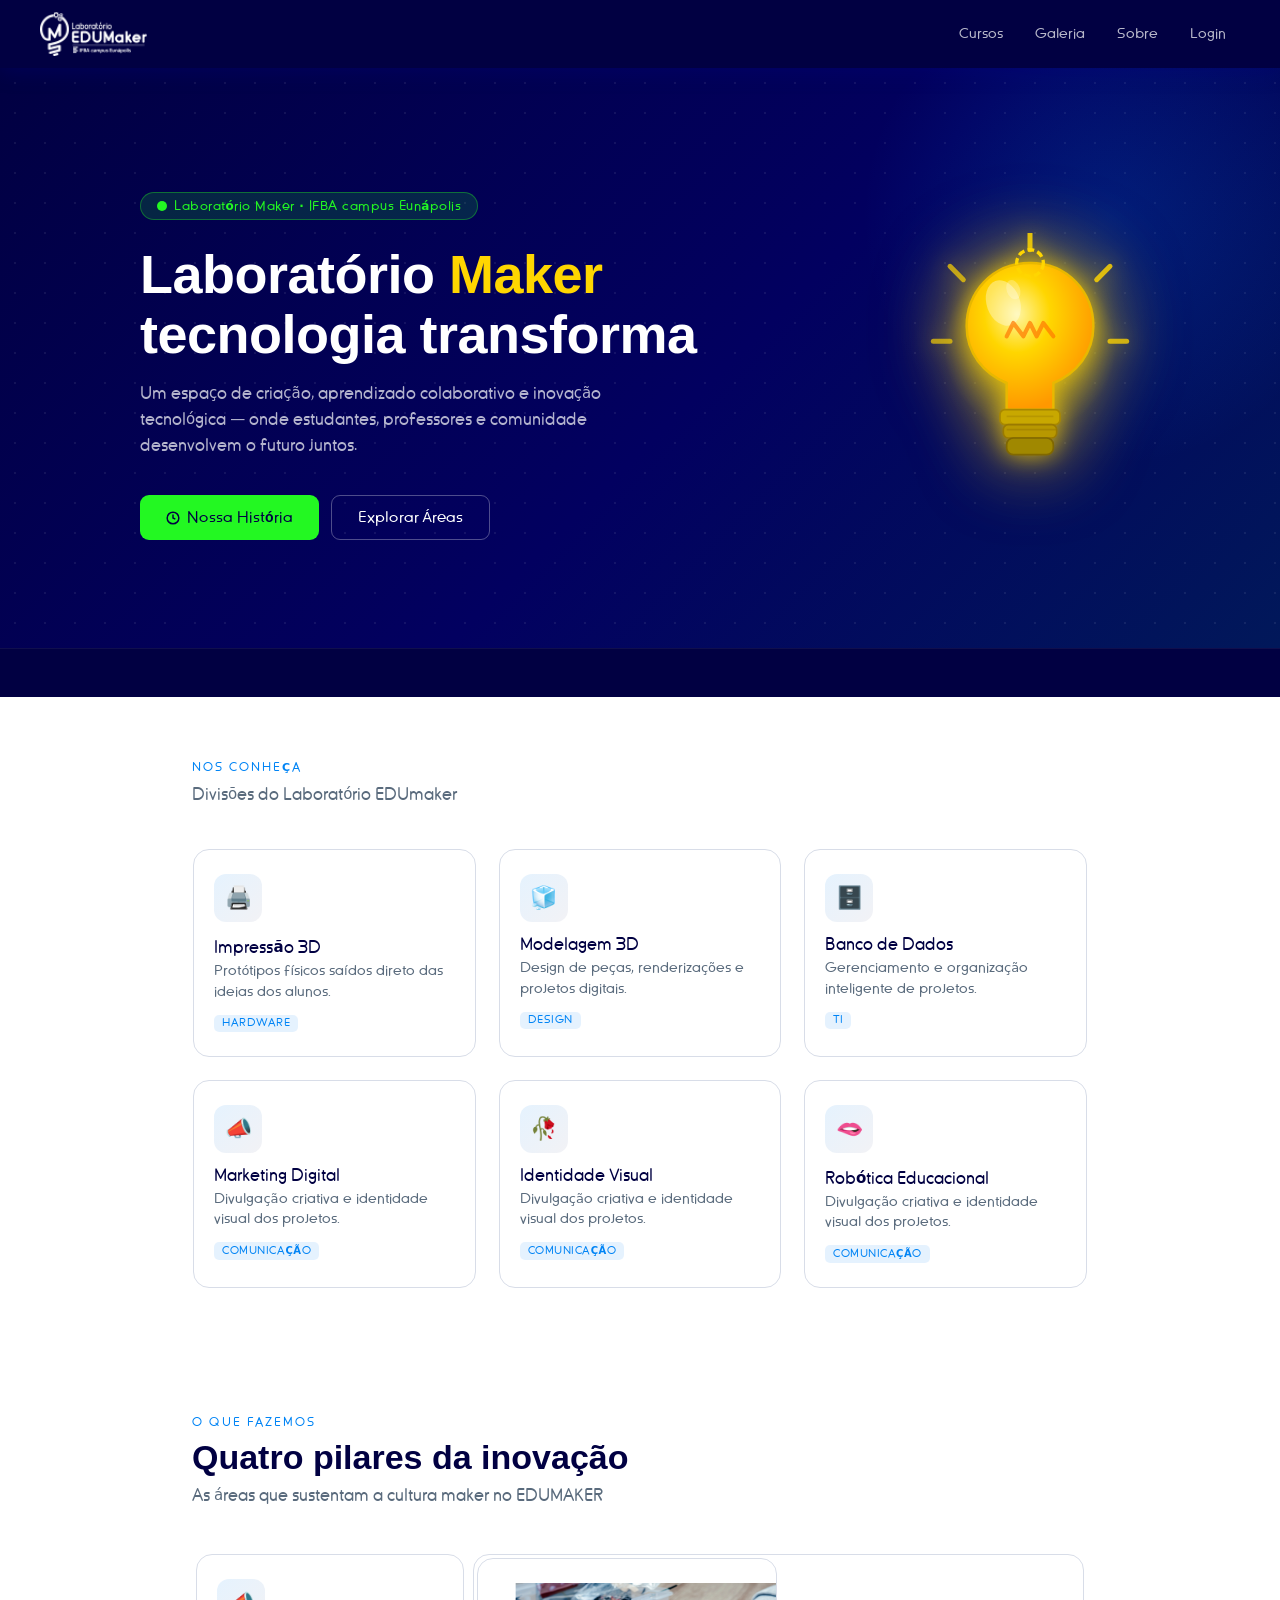
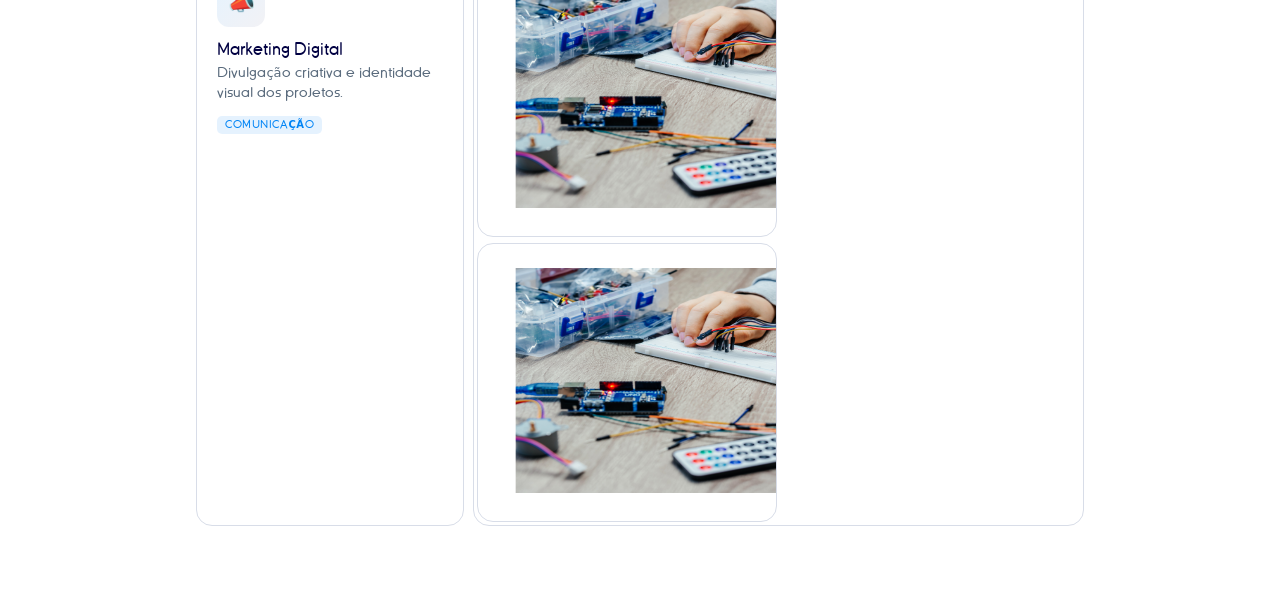
<file: index.html>
<!DOCTYPE html>
<html lang="pt-BR">
    <head>
        <meta charset="UTF-8">
        <meta name="viewport" content="width=device-width, initial-scale=1.0">
        <title>EDUMAKER — Laboratório Maker · IFBA</title>
        <link rel="stylesheet" href="css/index.css">
    </head>
    <body>
        <nav>
            <div class="logo" onclick="nav('home')">
                <img class="logo-img" src="img/Logo Principal1.png" alt="EDUMaker">
            </div>
            <div class="nav-links">
                <button id="nb-areas"    onclick="window.location.href='cursos.html'">Cursos</button>
                <button id="nb-galeria"  onclick="window.location.href='galeria.html'">Galeria</button>
                <button id="nb-sobre"    onclick="window.location.href='sobre.html'">Sobre</button>
                <button id="nb-sobre"    onclick="window.location.href='login.html'">Login</button>
            </div>
        </nav>
        <section id="s-home" class="active">

            <div class="hero">
                <div class="hero-inner">
                    <div class="hero-content">
                        <div class="hero-badge">
                            <svg width="10" height="10" viewBox="0 0 10 10"><circle cx="5" cy="5" r="5" fill="#23F822"/></svg>
                            Laboratório Maker · IFBA campus Eunápolis
                        </div>
                        <h1>Laboratório<em> Maker</em> tecnologia transforma</h1>
                        <p>Um espaço de criação, aprendizado colaborativo e inovação tecnológica — onde estudantes, professores e comunidade desenvolvem o futuro juntos.</p>
                        <div class="hero-btns">
                            <button class="btn-primary" onclick="nav('historia')">
                                <svg width="14" height="14" viewBox="0 0 24 24" fill="none" stroke="currentColor" stroke-width="2.5"><circle cx="12" cy="12" r="10"/><path d="M12 6v6l4 2"/></svg>
                                Nossa História
                            </button>
                            <button class="btn-outline" onclick="nav('areas')">Explorar Áreas</button>
                        </div>
                    </div>

                    <div class="lamp-wrap">
                        <svg class="lamp-svg" viewBox="0 0 120 160" fill="none" xmlns="http://www.w3.org/2000/svg">
                        <!-- Glow aura -->
                        <ellipse cx="60" cy="68" rx="52" ry="52" fill="url(#glow1)" opacity="0.45"/>
                        <!-- Light rays -->
                        <line x1="60" y1="10" x2="60" y2="0"  stroke="#FFD600" stroke-width="3" stroke-linecap="round" opacity="0.6">
                            <animate attributeName="opacity" values="0.6;1;0.6" dur="2s" repeatCount="indefinite"/>
                        </line>
                        <line x1="100" y1="28" x2="108" y2="20" stroke="#FFD600" stroke-width="3" stroke-linecap="round" opacity="0.5">
                            <animate attributeName="opacity" values="0.5;0.9;0.5" dur="2.3s" repeatCount="indefinite"/>
                        </line>
                        <line x1="20" y1="28" x2="12" y2="20" stroke="#FFD600" stroke-width="3" stroke-linecap="round" opacity="0.5">
                            <animate attributeName="opacity" values="0.5;0.9;0.5" dur="1.8s" repeatCount="indefinite"/>
                        </line>
                        <line x1="108" y1="65" x2="118" y2="65" stroke="#FFD600" stroke-width="3" stroke-linecap="round" opacity="0.4">
                            <animate attributeName="opacity" values="0.4;0.8;0.4" dur="2.5s" repeatCount="indefinite"/>
                        </line>
                        <line x1="12" y1="65" x2="2" y2="65" stroke="#FFD600" stroke-width="3" stroke-linecap="round" opacity="0.4">
                            <animate attributeName="opacity" values="0.4;0.8;0.4" dur="2s" repeatCount="indefinite"/>
                        </line>
                        <!-- Bulb body -->
                        <path d="M60 18 C37 18 22 36 22 56 C22 72 32 84 46 90 L46 106 L74 106 L74 90 C88 84 98 72 98 56 C98 36 83 18 60 18Z"
                            fill="url(#bulbGrad)" stroke="#E8B800" stroke-width="1.5"/>
                        <!-- Shine -->
                        <ellipse cx="44" cy="42" rx="10" ry="14" fill="rgba(255,255,255,0.35)" transform="rotate(-20 44 42)"/>
                        <ellipse cx="50" cy="34" rx="4" ry="6" fill="rgba(255,255,255,0.25)" transform="rotate(-20 50 34)"/>
                        <!-- Filament (M shape as gear/maker motif) -->
                        <path d="M46 62 L50 54 L56 62 L60 54 L64 62 L68 54 L74 62" stroke="rgba(255,120,0,0.7)" stroke-width="2.5" stroke-linecap="round" stroke-linejoin="round" fill="none"/>
                        <!-- Base ring 1 (grey silver) -->
                        <rect x="42" y="106" width="36" height="9" rx="3" fill="#C8A800" stroke="#A88800" stroke-width="1"/>
                        <!-- Base ring 2 -->
                        <rect x="44" y="115" width="32" height="8" rx="3" fill="#B89800" stroke="#9A7A00" stroke-width="1"/>
                        <!-- Base ring 3 (screw cap) -->
                        <rect x="46" y="123" width="28" height="10" rx="4" fill="#A08800" stroke="#806800" stroke-width="1"/>
                        <!-- Screw lines on base -->
                        <line x1="46" y1="110" x2="74" y2="110" stroke="#A88800" stroke-width="1" opacity="0.5"/>
                        <line x1="46" y1="118" x2="76" y2="118" stroke="#9A7A00" stroke-width="1" opacity="0.5"/>
                        <!-- Gear decoration at top -->
                        <circle cx="60" cy="18" r="8" fill="none" stroke="#FFD600" stroke-width="2" stroke-dasharray="4 2"/>
                        <defs>
                            <radialGradient id="bulbGrad" cx="40%" cy="35%" r="65%">
                            <stop offset="0%" stop-color="#FFF5A0"/>
                            <stop offset="40%" stop-color="#FFD600"/>
                            <stop offset="100%" stop-color="#FF9800"/>
                            </radialGradient>
                            <radialGradient id="glow1" cx="50%" cy="50%" r="50%">
                            <stop offset="0%" stop-color="#FFD600" stop-opacity="1"/>
                            <stop offset="100%" stop-color="#FFD600" stop-opacity="0"/>
                            </radialGradient>
                        </defs>
                        </svg>
                    </div>
                </div>
            </div>

            <div class="stats-bar">
                <!-- <div class="stat"><div class="stat-num">4+</div><div class="stat-label">Áreas de Atuação</div></div>
                <div class="stat"><div class="stat-num">200+</div><div class="stat-label">Projetos Realizados</div></div>
                <div class="stat"><div class="stat-num">500+</div><div class="stat-label">Alunos Impactados</div></div>
                <div class="stat"><div class="stat-num">3</div><div class="stat-label">Anos de Inovação</div></div> -->
            </div>

            <div class="section-pad">
                <p class="section-label">Nos Conheça</p>
                <p class="section-sub">Divisões do Laboratório EDUmaker</p>
                <div class="areas-grid">
                    <div class="area-card" onclick="nav('areas')">
                        <div class="area-icon">🖨️</div>
                        <h3>Impressão 3D</h3>
                        <p>Protótipos físicos saídos direto das ideias dos alunos.</p>
                        <span class="area-tag">HARDWARE</span>
                    </div>
                    <div class="area-card" onclick="nav('areas')">
                        <div class="area-icon">🧊</div>
                        <h3>Modelagem 3D</h3>
                        <p>Design de peças, renderizações e projetos digitais.</p>
                        <span class="area-tag">DESIGN</span>
                    </div>
                    <div class="area-card" onclick="nav('areas')">
                        <div class="area-icon">🗄️</div>
                        <h3>Banco de Dados</h3>
                        <p>Gerenciamento e organização inteligente de projetos.</p>
                        <span class="area-tag">TI</span>
                    </div>
                    <div class="area-card" onclick="nav('areas')">
                        <div class="area-icon">📣</div>
                        <h3>Marketing Digital</h3>
                        <p>Divulgação criativa e identidade visual dos projetos.</p>
                        <span class="area-tag">COMUNICAÇÃO</span>
                    </div>
                    <div class="area-card" onclick="nav('areas')">
                        <div class="area-icon">🥀</div>
                        <h3>Identidade Visual</h3>
                        <p>Divulgação criativa e identidade visual dos projetos.</p>
                        <span class="area-tag">COMUNICAÇÃO</span>
                    </div>
                    <div class="area-card" onclick="nav('areas')">
                        <div class="area-icon">🫦</div>
                        <h3>Robótica Educacional</h3>
                        <p>Divulgação criativa e identidade visual dos projetos.</p>
                        <span class="area-tag">COMUNICAÇÃO</span>
                    </div>
                </div>
            </div>
            <div class="section-pad">
                <p class="section-label">O que fazemos</p>
                <p class="section-title">Quatro pilares da inovação</p>
                <p class="section-sub">As áreas que sustentam a cultura maker no EDUMAKER</p>
                <div class="areas-junta">
                    <div class="area-card magrin" onclick="nav('areas')">
                        <div class="area-icon">📣</div>
                        <h3>Marketing Digital</h3>
                        <p>Divulgação criativa e identidade visual dos projetos.</p>
                        <span class="area-tag">COMUNICAÇÃO</span>
                    </div>
                    <div class="area-card gordin">
                        <div class="area-card magrin largo" onclick="nav('areas')">
                            <img src="img/img3.png">
                        </div>
                        <div class="area-card magrin" onclick="nav('areas')">
                            <img src="img/img3.png">
                        </div>
                    </div>
                </div>
            </div>

            
        </section>
    </body>
</html>
</file>
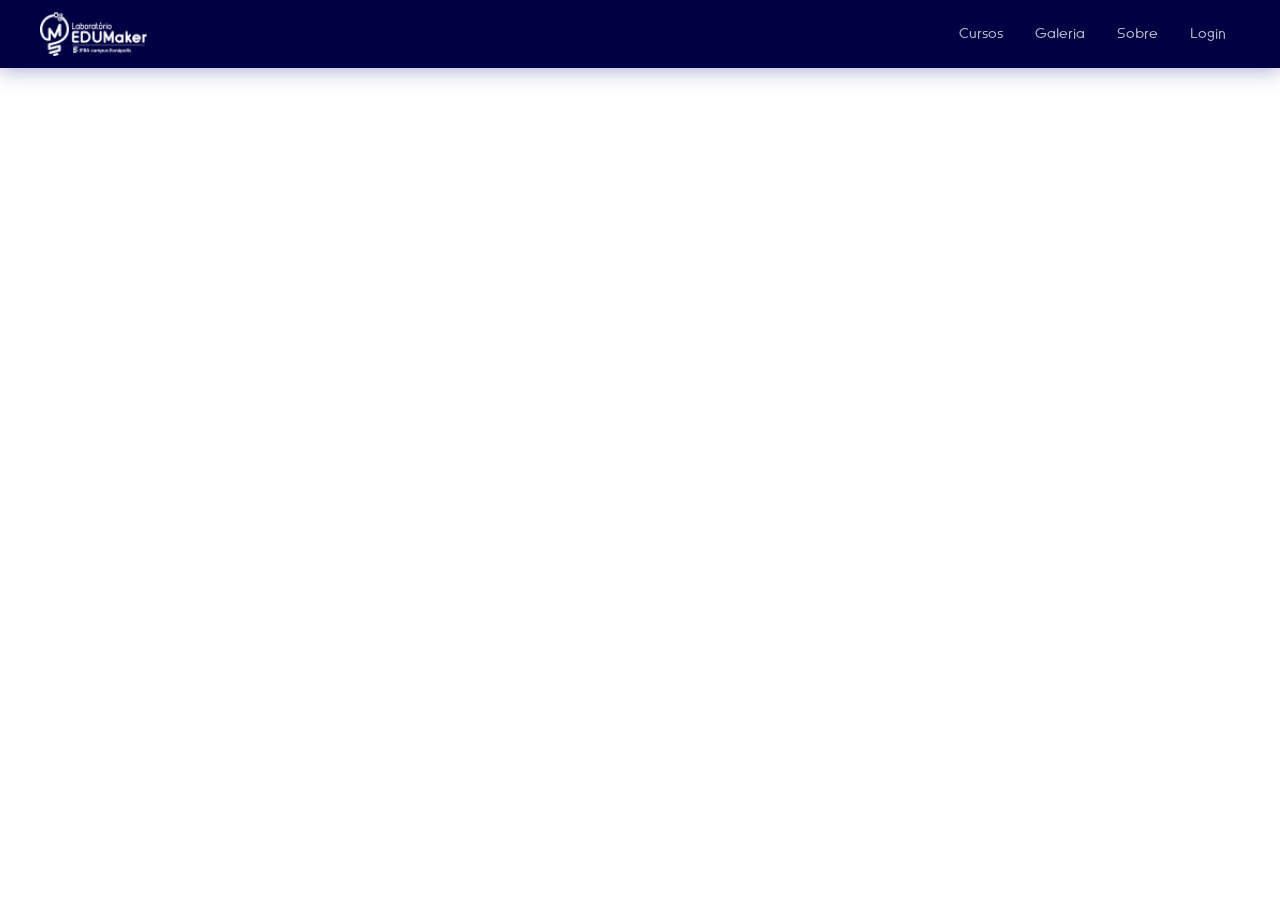
<file: cursos.html>
<!DOCTYPE html>
<html lang="pt-BR">
    <head>
        <meta charset="UTF-8">
        <meta name="viewport" content="width=device-width, initial-scale=1.0">
        <title>EDUMAKER — Laboratório Maker · IFBA</title>
        <link rel="stylesheet" href="css/index.css">
    </head>
    <body>
        <nav>
            <div class="logo" onclick="nav('home')">
                <img class="logo-img" src="img/Logo Principal1.png" alt="EDUMaker">
            </div>
            <div class="nav-links">
                <button id="nb-areas"    onclick="window.location.href='cursos.html'">Cursos</button>
                <button id="nb-galeria"  onclick="window.location.href='galeria.html'">Galeria</button>
                <button id="nb-sobre"    onclick="window.location.href='sobre.html'">Sobre</button>
                <button id="nb-sobre"    onclick="window.location.href='login.html'">Login</button>
            </div>
        </nav>
</file>
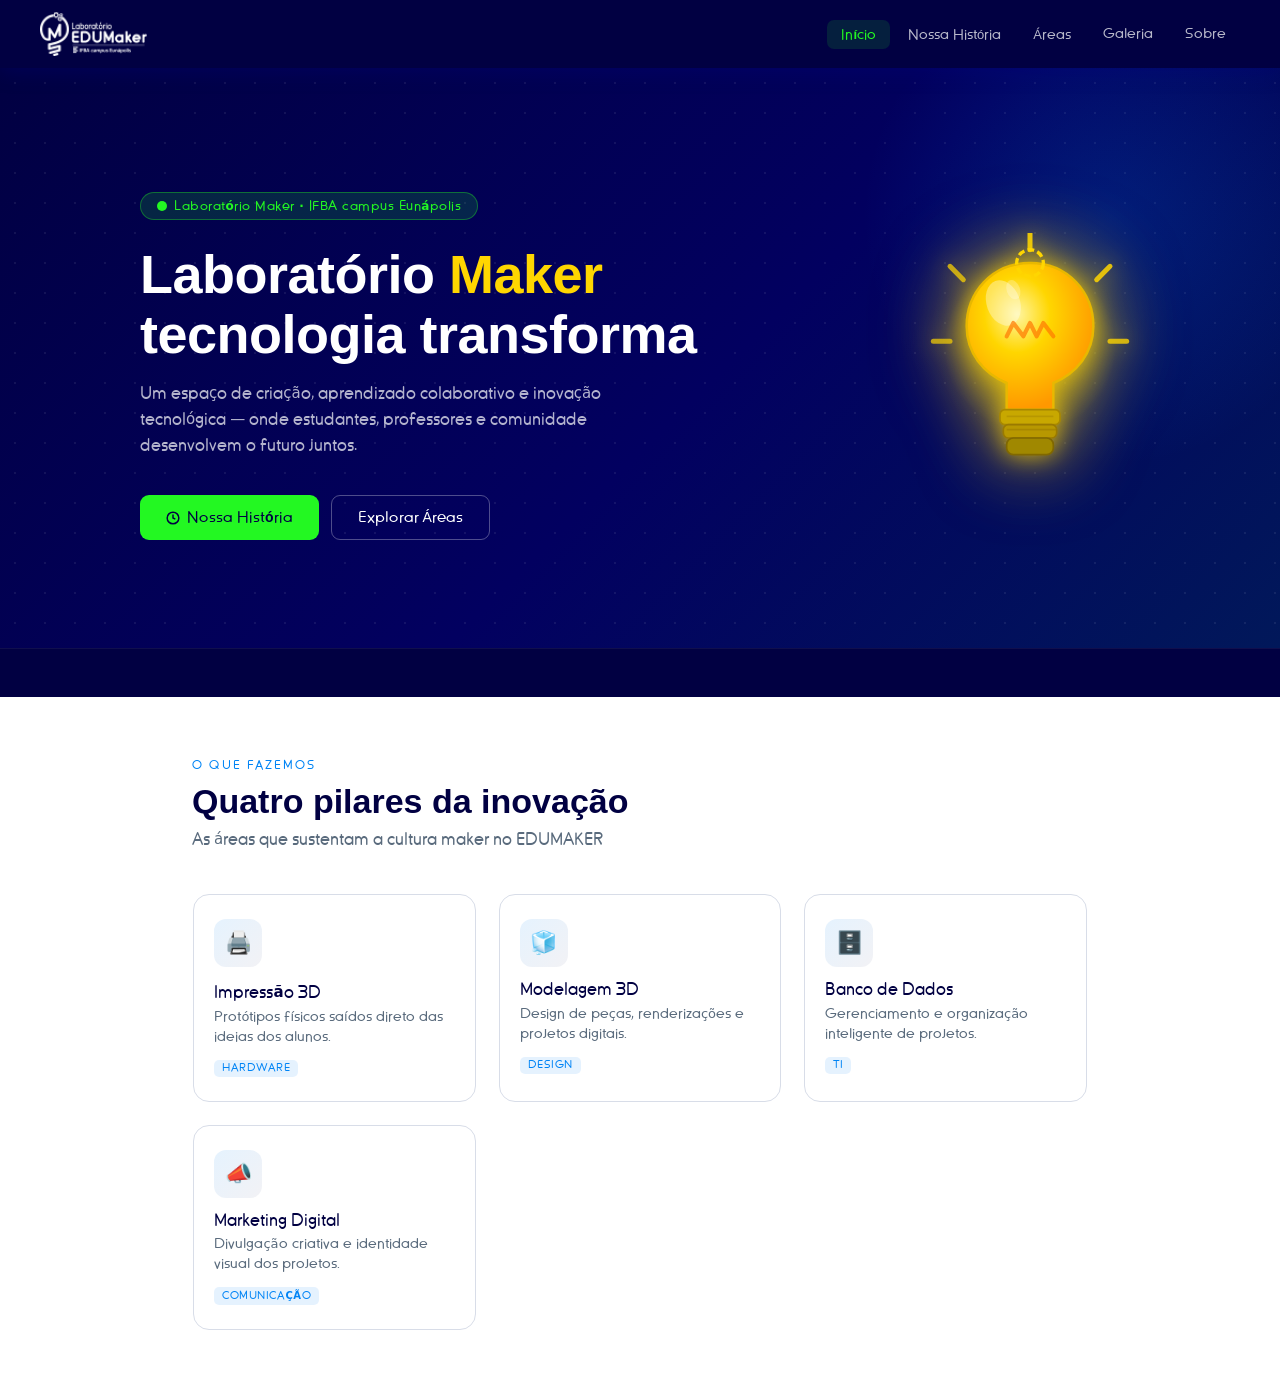
<file: html/edumaker_site.html>
<!DOCTYPE html>
<html lang="pt-BR">
<head>
  <meta charset="UTF-8">
  <meta name="viewport" content="width=device-width, initial-scale=1.0">
  <title>EDUMAKER — Laboratório Maker · IFBA</title>
  <link rel="stylesheet" href="../css/index.css">
</head>
<body>

<!-- NAV -->
<nav>
  <div class="logo" onclick="nav('home')">
    <img class="logo-img" src="../img/Logo Principal1.png" alt="EDUMaker">
  </div>
  <div class="nav-links">
    <button class="active" id="nb-home"     onclick="nav('home')">Início</button>
    <button id="nb-historia" onclick="nav('historia')">Nossa História</button>
    <button id="nb-areas"    onclick="nav('areas')">Áreas</button>
    <button id="nb-galeria"  onclick="nav('galeria')">Galeria</button>
    <button id="nb-sobre"    onclick="nav('sobre')">Sobre</button>
  </div>
</nav>

<!-- ══ HOME ══ -->
<section id="s-home" class="active">

  <div class="hero">
    <div class="hero-inner">

      <!-- LEFT: text content -->
      <div class="hero-content">
        <div class="hero-badge">
          <svg width="10" height="10" viewBox="0 0 10 10"><circle cx="5" cy="5" r="5" fill="#23F822"/></svg>
          Laboratório Maker · IFBA campus Eunápolis
        </div>
        <h1>Laboratório<em> Maker</em> tecnologia transforma</h1>
        <p>Um espaço de criação, aprendizado colaborativo e inovação tecnológica — onde estudantes, professores e comunidade desenvolvem o futuro juntos.</p>
        <div class="hero-btns">
          <button class="btn-primary" onclick="nav('historia')">
            <svg width="14" height="14" viewBox="0 0 24 24" fill="none" stroke="currentColor" stroke-width="2.5"><circle cx="12" cy="12" r="10"/><path d="M12 6v6l4 2"/></svg>
            Nossa História
          </button>
          <button class="btn-outline" onclick="nav('areas')">Explorar Áreas</button>
        </div>
      </div>

      <!-- UMA LAMPADADADA AMARELAAAAAAAAAAAAA-->
      <div class="lamp-wrap">
        <svg class="lamp-svg" viewBox="0 0 120 160" fill="none" xmlns="http://www.w3.org/2000/svg">
          <!-- Glow aura -->
          <ellipse cx="60" cy="68" rx="52" ry="52" fill="url(#glow1)" opacity="0.45"/>
          <!-- Light rays -->
          <line x1="60" y1="10" x2="60" y2="0"  stroke="#FFD600" stroke-width="3" stroke-linecap="round" opacity="0.6">
            <animate attributeName="opacity" values="0.6;1;0.6" dur="2s" repeatCount="indefinite"/>
          </line>
          <line x1="100" y1="28" x2="108" y2="20" stroke="#FFD600" stroke-width="3" stroke-linecap="round" opacity="0.5">
            <animate attributeName="opacity" values="0.5;0.9;0.5" dur="2.3s" repeatCount="indefinite"/>
          </line>
          <line x1="20" y1="28" x2="12" y2="20" stroke="#FFD600" stroke-width="3" stroke-linecap="round" opacity="0.5">
            <animate attributeName="opacity" values="0.5;0.9;0.5" dur="1.8s" repeatCount="indefinite"/>
          </line>
          <line x1="108" y1="65" x2="118" y2="65" stroke="#FFD600" stroke-width="3" stroke-linecap="round" opacity="0.4">
            <animate attributeName="opacity" values="0.4;0.8;0.4" dur="2.5s" repeatCount="indefinite"/>
          </line>
          <line x1="12" y1="65" x2="2" y2="65" stroke="#FFD600" stroke-width="3" stroke-linecap="round" opacity="0.4">
            <animate attributeName="opacity" values="0.4;0.8;0.4" dur="2s" repeatCount="indefinite"/>
          </line>
          <!-- Bulb body -->
          <path d="M60 18 C37 18 22 36 22 56 C22 72 32 84 46 90 L46 106 L74 106 L74 90 C88 84 98 72 98 56 C98 36 83 18 60 18Z"
            fill="url(#bulbGrad)" stroke="#E8B800" stroke-width="1.5"/>
          <!-- Shine -->
          <ellipse cx="44" cy="42" rx="10" ry="14" fill="rgba(255,255,255,0.35)" transform="rotate(-20 44 42)"/>
          <ellipse cx="50" cy="34" rx="4" ry="6" fill="rgba(255,255,255,0.25)" transform="rotate(-20 50 34)"/>
          <!-- Filament (M shape as gear/maker motif) -->
          <path d="M46 62 L50 54 L56 62 L60 54 L64 62 L68 54 L74 62" stroke="rgba(255,120,0,0.7)" stroke-width="2.5" stroke-linecap="round" stroke-linejoin="round" fill="none"/>
          <!-- Base ring 1 (grey silver) -->
          <rect x="42" y="106" width="36" height="9" rx="3" fill="#C8A800" stroke="#A88800" stroke-width="1"/>
          <!-- Base ring 2 -->
          <rect x="44" y="115" width="32" height="8" rx="3" fill="#B89800" stroke="#9A7A00" stroke-width="1"/>
          <!-- Base ring 3 (screw cap) -->
          <rect x="46" y="123" width="28" height="10" rx="4" fill="#A08800" stroke="#806800" stroke-width="1"/>
          <!-- Screw lines on base -->
          <line x1="46" y1="110" x2="74" y2="110" stroke="#A88800" stroke-width="1" opacity="0.5"/>
          <line x1="46" y1="118" x2="76" y2="118" stroke="#9A7A00" stroke-width="1" opacity="0.5"/>
          <!-- Gear decoration at top -->
          <circle cx="60" cy="18" r="8" fill="none" stroke="#FFD600" stroke-width="2" stroke-dasharray="4 2"/>
          <defs>
            <radialGradient id="bulbGrad" cx="40%" cy="35%" r="65%">
              <stop offset="0%" stop-color="#FFF5A0"/>
              <stop offset="40%" stop-color="#FFD600"/>
              <stop offset="100%" stop-color="#FF9800"/>
            </radialGradient>
            <radialGradient id="glow1" cx="50%" cy="50%" r="50%">
              <stop offset="0%" stop-color="#FFD600" stop-opacity="1"/>
              <stop offset="100%" stop-color="#FFD600" stop-opacity="0"/>
            </radialGradient>
          </defs>
        </svg>
      </div>

    </div>
  </div>

  <!-- STATS -->
  <div class="stats-bar">
    <!-- <div class="stat"><div class="stat-num">4+</div><div class="stat-label">Áreas de Atuação</div></div>
    <div class="stat"><div class="stat-num">200+</div><div class="stat-label">Projetos Realizados</div></div>
    <div class="stat"><div class="stat-num">500+</div><div class="stat-label">Alunos Impactados</div></div>
    <div class="stat"><div class="stat-num">3</div><div class="stat-label">Anos de Inovação</div></div> -->
  </div>

  <!-- O QUE FAZEMOS -->
  <div class="section-pad">
    <p class="section-label">O que fazemos</p>
    <p class="section-title">Quatro pilares da inovação</p>
    <p class="section-sub">As áreas que sustentam a cultura maker no EDUMAKER</p>
    <div class="areas-grid">
      <div class="area-card" onclick="nav('areas')">
        <div class="area-icon">🖨️</div>
        <h3>Impressão 3D</h3>
        <p>Protótipos físicos saídos direto das ideias dos alunos.</p>
        <span class="area-tag">HARDWARE</span>
      </div>
      <div class="area-card" onclick="nav('areas')">
        <div class="area-icon">🧊</div>
        <h3>Modelagem 3D</h3>
        <p>Design de peças, renderizações e projetos digitais.</p>
        <span class="area-tag">DESIGN</span>
      </div>
      <div class="area-card" onclick="nav('areas')">
        <div class="area-icon">🗄️</div>
        <h3>Banco de Dados</h3>
        <p>Gerenciamento e organização inteligente de projetos.</p>
        <span class="area-tag">TI</span>
      </div>
      <div class="area-card" onclick="nav('areas')">
        <div class="area-icon">📣</div>
        <h3>Marketing Digital</h3>
        <p>Divulgação criativa e identidade visual dos projetos.</p>
        <span class="area-tag">COMUNICAÇÃO</span>
      </div>
    </div>
  </div>

</section><!-- /home -->

<!-- ══ HISTÓRIA ══ -->
<section id="s-historia">
  <div class="section-pad">
    <p class="section-label">Trajetória</p>
    <p class="section-title">Nossa História</p>
    <p class="section-sub">A jornada do EDUMAKER — de uma ideia a um ecossistema de inovação</p>
    <div class="timeline">
      <div class="tl-item">
        <div class="tl-year">2022</div>
        <div class="tl-spine"><div class="tl-dot"></div><div class="tl-line"></div></div>
        <div class="tl-card">
          <h3>💡 Fundação do Laboratório <span class="badge">Início</span></h3>
          <p>O EDUMAKER nasce como iniciativa do IFBA para criar um espaço maker dedicado à educação tecnológica, reunindo alunos, professores e a comunidade em torno da inovação colaborativa.</p>
        </div>
      </div>
      <div class="tl-item">
        <div class="tl-year">2022</div>
        <div class="tl-spine"><div class="tl-dot"></div><div class="tl-line"></div></div>
        <div class="tl-card">
          <h3>🖨️ Primeiras Impressoras 3D</h3>
          <p>Aquisição das primeiras impressoras 3D e início dos cursos de modelagem. Mais de 30 alunos participaram dos primeiros treinamentos, produzindo os primeiros protótipos do laboratório.</p>
        </div>
      </div>
      <div class="tl-item">
        <div class="tl-year">2023</div>
        <div class="tl-spine"><div class="tl-dot"></div><div class="tl-line"></div></div>
        <div class="tl-card">
          <h3>🗄️ Área de Banco de Dados <span class="badge">Expansão</span></h3>
          <p>Criação do setor de TI e banco de dados, permitindo organização de projetos, gerenciamento de usuários e desenvolvimento de dashboards interativos para o laboratório.</p>
        </div>
      </div>
      <div class="tl-item">
        <div class="tl-year">2023</div>
        <div class="tl-spine"><div class="tl-dot"></div><div class="tl-line"></div></div>
        <div class="tl-card">
          <h3>📣 Marketing e Identidade Visual</h3>
          <p>Lançamento da área de marketing digital, consolidando a identidade visual do EDUMAKER e ampliando o alcance nas redes sociais e eventos do IFBA.</p>
        </div>
      </div>
      <div class="tl-item">
        <div class="tl-year">2024</div>
        <div class="tl-spine"><div class="tl-dot"></div><div class="tl-line"></div></div>
        <div class="tl-card">
          <h3>🏆 Primeira Maker Week <span class="badge">Marco</span></h3>
          <p>Realização da primeira Maker Week com exposição de projetos, workshops e participação da comunidade externa. Mais de 200 visitantes conheceram o laboratório.</p>
        </div>
      </div>
      <div class="tl-item">
        <div class="tl-year">2024</div>
        <div class="tl-spine"><div class="tl-dot"></div><div class="tl-line"></div></div>
        <div class="tl-card">
          <h3>🚀 Expansão e Novos Projetos <span class="badge">Atual</span></h3>
          <p>Crescimento para mais de 500 alunos impactados, novos parcerios com empresas da região e desenvolvimento de projetos aplicados a desafios reais da comunidade.</p>
        </div>
      </div>
    </div>
  </div>
</section>

<!-- ══ ÁREAS ══ -->
<section id="s-areas">
  <div class="section-pad">
    <p class="section-label">Laboratório</p>
    <p class="section-title">Áreas do EDUMAKER</p>
    <p class="section-sub">Conheça cada vertente em detalhe</p>
    <div id="areas-detail"></div>
  </div>
</section>

<!-- ══ GALERIA ══ -->
<section id="s-galeria">
  <div class="projetos-section">
    <p class="section-label">Portfólio</p>
    <p class="section-title">Projetos do Laboratório</p>
    <p class="section-sub">Conheça os trabalhos desenvolvidos pelas equipes do EDUMAKER</p>
    <div class="projetos-grid" id="projetos-grid"></div>
  </div>
</section>

<!-- ══ MODAL ══ -->
<div class="modal-overlay" id="modal-overlay" onclick="if(event.target===this)fecharModal()">
  <div class="modal-box">
    <div id="modal-img-wrap"></div>
    <div class="modal-body">
      <span class="projeto-tag" id="modal-tag"></span>
      <h2 id="modal-titulo"></h2>
      <p id="modal-desc"></p>
      <div class="modal-chips" id="modal-chips"></div>
      <button class="modal-close" onclick="fecharModal()">Fechar</button>
    </div>
  </div>
</div>

<section id="s-sobre">
  <div class="section-pad">
    <p class="section-label">Quem somos</p>
    <p class="section-title">Sobre o EDUMAKER</p>
    <p class="section-sub">Inovação, criatividade e tecnologia a serviço da educação</p>
    <div class="sobre-intro">
      <p>O <strong>EDUMAKER</strong> é o laboratório maker do IFBA campus Eunápolis — um espaço de criação e aprendizado colaborativo onde tecnologia, criatividade e educação se encontram. Nosso ambiente é equipado com impressoras 3D, ferramentas digitais e infraestrutura de TI para transformar ideias em projetos concretos.</p>
    </div>
    <div class="info-grid">
      <div class="info-card">
        <h4>🏫 Instituição</h4>
        <p>Instituto Federal da Bahia — IFBA<br>Campus Eunápolis · Educação tecnológica profissional</p>
      </div>
      <div class="info-card">
        <h4>🎯 Missão</h4>
        <p>Fomentar a cultura maker, a inovação e o desenvolvimento tecnológico entre alunos e comunidade</p>
      </div>
      <div class="info-card">
        <h4>👥 Equipe</h4>
        <p>Alunos bolsistas, professores orientadores e estagiários das áreas de tecnologia</p>
      </div>
      <div class="info-card">
        <h4>📍 Localização</h4>
        <p>Eunápolis, Bahia<br>Aberto para a comunidade escolar e parceiros</p>
      </div>
    </div>
  </div>
</section>

<script>
/* ── DATA ── */
const AREAS = [
  {
    icon: '🖨️', titulo: 'Impressão 3D', tag: 'HARDWARE',
    desc: 'O setor de impressão 3D do EDUMAKER é responsável por transformar projetos digitais em objetos físicos. Utilizamos impressoras FDM de última geração para produzir protótipos, peças funcionais e modelos educacionais que auxiliam no aprendizado prático.',
    skills: ['FDM', 'PLA/PETG', 'Prototipagem', 'CAD', 'Fatiamento']
  },
  {
    icon: '🧊', titulo: 'Modelagem 3D', tag: 'DESIGN',
    desc: 'A área de modelagem 3D une criatividade e técnica para criar projetos digitais tridimensionais. Desde peças mecânicas até objetos artísticos, os alunos aprendem a usar softwares profissionais para dar vida às suas ideias.',
    skills: ['Blender', 'TinkerCAD', 'Fusion 360', 'Renderização', 'Design Industrial']
  },
  {
    icon: '🗄️', titulo: 'Banco de Dados', tag: 'TI',
    desc: 'O setor de TI e banco de dados é o núcleo tecnológico do laboratório. Responsável pela gestão de projetos, desenvolvimento de dashboards e sistemas de informação que suportam todas as atividades do EDUMAKER.',
    skills: ['SQL', 'PostgreSQL', 'Python', 'Dashboards', 'ETL']
  },
  {
    icon: '📣', titulo: 'Marketing Digital', tag: 'COMUNICAÇÃO',
    desc: 'A área de marketing e comunicação cuida da identidade visual, redes sociais e divulgação de projetos do EDUMAKER. Criamos conteúdo que conecta o laboratório com a comunidade e amplifica o impacto das iniciativas.',
    skills: ['Social Media', 'Design Gráfico', 'Identidade Visual', 'Copywriting', 'Analytics']
  },
  {
    icon: '🥀', titulo: 'Identidade visual', tag: 'DESIGN',
    desc: 'A área de marketing e comunicação cuida da identidade visual, redes sociais e divulgação de projetos do EDUMAKER. Criamos conteúdo que conecta o laboratório com a comunidade e amplifica o impacto das iniciativas.',
    skills: ['Social Media', 'Design Gráfico', 'Identidade Visual', 'Copywriting', 'Analytics']
  }
];

const PROJETOS = [
  { emoji:'🖨️', titulo:'Peças para Robótica', tag:'IMPRESSÃO 3D', desc:'Produção de peças customizadas para robôs educacionais desenvolvidos pelos alunos do IFBA.', chips:['FDM','PLA','Robótica'] },
  { emoji:'🧊', titulo:'Maquete Arquitetônica', tag:'MODELAGEM 3D', desc:'Modelagem e impressão de maquete para projeto de arquitetura sustentável do campus.', chips:['Blender','3D Print','Arquitetura'] },
  { emoji:'📊', titulo:'Dashboard de Projetos', tag:'BANCO DE DADOS', desc:'Sistema de gestão e visualização de todos os projetos em andamento no laboratório.', chips:['PostgreSQL','Python','Chart.js'] },
  { emoji:'🎨', titulo:'Identidade Visual 2024', tag:'MARKETING', desc:'Reformulação completa da marca e materiais de comunicação do EDUMAKER.', chips:['Figma','Branding','Social Media'] },
  { emoji:'🤖', titulo:'Braço Robótico Educacional', tag:'IMPRESSÃO 3D', desc:'Desenvolvimento de braço robótico de baixo custo para ensino de automação industrial.', chips:['Arduino','PLA','CAD'] },
  { emoji:'🌐', titulo:'Portal Web do Lab', tag:'BANCO DE DADOS', desc:'Desenvolvimento do site oficial do laboratório com catálogo de projetos e agenda de atividades.', chips:['HTML','CSS','JS','MySQL'] },
];

/* ── NAV ── */
function nav(page) {
  document.querySelectorAll('section').forEach(s => s.classList.remove('active'));
  document.querySelectorAll('.nav-links button').forEach(b => b.classList.remove('active'));
  document.getElementById('s-' + page).classList.add('active');
  document.getElementById('nb-' + page).classList.add('active');
  window.scrollTo({top:0, behavior:'smooth'});
}

/* ── RENDER AREAS ── */
function renderAreas() {

  const el = document.getElementById('areas-detail');
  el.innerHTML = AREAS.map(a => `
    <div class="area-detail-card">
      <div class="area-detail-header">
        <div class="area-detail-icon">${a.icon}</div>
        <div>
          <h3>${a.titulo}</h3>
          <span class="projeto-tag">${a.tag}</span>
        </div>
      </div>
      <p>${a.desc}</p>
      <div class="area-skills">
        ${a.skills.map(s => `<span class="area-skill-chip">${s}</span>`).join('')}
      </div>
    </div>
  `).join('');
}

/* ── RENDER PROJETOS ── */
function renderProjetos() {
  const grid = document.getElementById('projetos-grid');
  grid.innerHTML = PROJETOS.map((p, i) => `
    <div class="projeto-card" onclick="abrirModal(${i})">
      <div class="projeto-placeholder">${p.emoji}</div>
      <div class="projeto-body">
        <span class="projeto-tag">${p.tag}</span>
        <h3>${p.titulo}</h3>
        <p>${p.desc}</p>
        <div class="projeto-chips">
          ${p.chips.map(c => `<span class="projeto-chip">${c}</span>`).join('')}
        </div>
      </div>
    </div>
  `).join('');
}

/* ── MODAL ── */
function abrirModal(i) {
  const p = PROJETOS[i];
  document.getElementById('modal-img-wrap').innerHTML = `<div class="modal-placeholder">${p.emoji}</div>`;
  document.getElementById('modal-tag').textContent = p.tag;
  document.getElementById('modal-titulo').textContent = p.titulo;
  document.getElementById('modal-desc').textContent = p.desc;
  document.getElementById('modal-chips').innerHTML = p.chips.map(c => `<span>${c}</span>`).join('');
  document.getElementById('modal-overlay').classList.add('open');
  document.body.style.overflow = 'hidden';
}
function fecharModal() {
  document.getElementById('modal-overlay').classList.remove('open');
  document.body.style.overflow = '';
}

/* ── INIT ── */
renderAreas();
renderProjetos();
</script>
</body>
</html>
</file>
<file: css/index.css>
@font-face {
      font-family: 'Smile'; src: url(/fonts/Smile-Regular.otf) format(opentype), url(/fonts/Smile-Regular.otf) format(treutype);
      font-weight: 700;
      font-style: normal;
      }
    @font-face {
      font-family: 'Reef'; src: url(/fonts/Reef.otf) format(opentype), url(/fonts/Reef.otf) format(treutype);
      font-weight: 700;
      font-style: normal;
      }
          /* ── BRAND FONTS ── */


    /* ── RESET ── */
    *, *::before, *::after { box-sizing: border-box; margin: 0; padding: 0; }

    /* ── BRAND TOKENS ── */
    :root {
      --navy:        #010042;
      --blue:        #0084F5;
      --green:       #23F822;
      --green-dark:  #1db81d;
      --green-pale:  #e8fde8;
      --white:       #ffffff;
      --gray-50:     #f7f9fc;
      --gray-100:    #edf0f5;
      --gray-200:    #d8dde8;
      --gray-400:    #8a9bb0;
      --text:        #0d0d2b;
      --text-muted:  #5a6b7d;
      --yellow:      #FFD600;
      --yellow-glow: rgba(255,214,0,.55);
    }

    body {
      font-family: 'Smile', 'Segoe UI', system-ui, sans-serif;
      color: var(--text);
      background: var(--white);
      overflow-x: hidden;
    }

    /* ── NAV ── */
    nav {
      background: var(--navy);
      padding: 0 2.5rem;
      display: flex;
      align-items: center;
      justify-content: space-between;
      height: 68px;
      position: sticky;
      top: 0;
      z-index: 100;
      box-shadow: 0 2px 20px rgba(0,0,132,.35);
    }

    .logo {
      display: flex;
      align-items: center;
      gap: 12px;
      cursor: pointer;
      text-decoration: none;
    }
    .logo-img { height: 44px; width: auto; object-fit: contain; filter: brightness(0) invert(1); }
    .logo-wordmark {
      font-family: 'Reef';
      font-size: 20px;
      color: #fff;
      letter-spacing: 1px;
    }
    .logo-wordmark span { color: var(--green); }

    .nav-links { display: flex; gap: 4px; }
    .nav-links button {
      background: none;
      border: none;
      color: rgba(255,255,255,.72);
      font-family: 'Smile', sans-serif;
      font-size: 13px;
      padding: 7px 14px;
      border-radius: 7px;
      cursor: pointer;
      transition: all .2s;
    }
    .nav-links button:hover { background: rgba(255,255,255,.1); color: #fff; }
    .nav-links button.active {
      color: var(--green);
      background: rgba(35,248,34,.12);
      font-weight: 700;
    }

    /* ── SECTIONS ── */
    section { display: none; animation: fadeIn .4s ease; }
    section.active { display: block; }
    @keyframes fadeIn {
      from { opacity:0; transform:translateY(10px); }
      to   { opacity:1; transform:translateY(0); }
    }

    /* ── HERO ── */
    .hero {
      background: linear-gradient(135deg, var(--navy) 0%, #020060 55%, #01185a 100%);
      min-height: 580px;
      display: flex;
      align-items: center;
      justify-content: center;
      padding: 5rem 2rem 4rem;
      position: relative;
      overflow: hidden;
    }

    /* dot grid */
    .hero::before {
      content: '';
      position: absolute;
      inset: 0;
      background-image: radial-gradient(circle, rgba(255,255,255,.07) 1px, transparent 1px);
      background-size: 30px 30px;
      pointer-events: none;
    }

    /* blue accent circle */
    .hero::after {
      content: '';
      position: absolute;
      width: 500px; height: 500px;
      background: radial-gradient(circle, rgba(0,132,245,.18) 0%, transparent 70%);
      border-radius: 50%;
      top: -100px; right: -80px;
      pointer-events: none;
    }

    .hero-inner {
      position: relative;
      z-index: 2;
      display: flex;
      align-items: center;
      justify-content: space-between;
      gap: 3rem;
      max-width: 1000px;
      width: 100%;
    }

    .hero-content { flex: 1; max-width: 600px; }

    .hero-badge {
      display: inline-flex;
      align-items: center;
      gap: 7px;
      background: rgba(35,248,34,.15);
      border: 1px solid rgba(35,248,34,.35);
      border-radius: 20px;
      padding: 6px 16px;
      font-size: 12px;
      color: var(--green);
      margin-bottom: 1.6rem;
      font-weight: 700;
      letter-spacing: .5px;
    }

    .hero h1 {
      font-family: 'ReefBold', sans-serif;
      font-size: clamp(30px, 4.5vw, 54px);
      font-weight: 700;
      color: #fff;
      line-height: 1.1;
      margin-bottom: 1.1rem;
      letter-spacing: -.5px;
    }
    .hero h1 em {
      font-style: normal;
      color: var(--yellow);
    }
    .hero p {
      font-size: 15px;
      color: rgba(255,255,255,.7);
      line-height: 1.75;
      margin-bottom: 2.2rem;
      max-width: 480px;
    }

    .hero-btns {
      display: flex;
      gap: 12px;
      flex-wrap: wrap;
    }
    .btn-primary {
      background: var(--green);
      color: var(--navy);
      border: none;
      padding: 13px 26px;
      border-radius: 9px;
      font-family: 'Smile', sans-serif;
      font-size: 14px;
      font-weight: 700;
      cursor: pointer;
      transition: all .2s;
      display: flex;
      align-items: center;
      gap: 7px;
    }
    .btn-primary:hover { background: #1db81d; transform: translateY(-2px); box-shadow: 0 8px 24px rgba(35,248,34,.35); }
    .btn-outline {
      background: transparent;
      color: #fff;
      border: 1.5px solid rgba(255,255,255,.3);
      padding: 13px 26px;
      border-radius: 9px;
      font-family: 'Smile', sans-serif;
      font-size: 14px;
      cursor: pointer;
      transition: all .2s;
    }
    .btn-outline:hover { border-color: var(--yellow); color: var(--yellow); }

    /* ── LAMP (hero, right side) ── */
    .lamp-wrap {
      flex-shrink: 0;
      display: flex;
      align-items: center;
      justify-content: center;
      width: 220px;
      position: relative;
    }
    .lamp-svg {
      width: 200px;
      height: auto;
      animation: floatLamp 3.5s ease-in-out infinite;
      filter: drop-shadow(0 0 40px var(--yellow-glow)) drop-shadow(0 0 12px rgba(255,214,0,.8));
    }
    @keyframes floatLamp {
      0%,100% { transform: translateY(0); }
      50%      { transform: translateY(-18px); }
    }

    /* ── STATS BAR ── */
    .stats-bar {
      background: var(--navy);
      border-top: 1px solid rgba(255,255,255,.06);
      padding: 1.5rem 2rem;
      display: grid;
      grid-template-columns: repeat(4,1fr);
      gap: 1rem;
    }
    .stat { text-align: center; }
    .stat-num {
      font-family: 'ReefBold', sans-serif;
      font-size: 28px;
      font-weight: 700;
      color: var(--green);
      line-height: 1;
    }
    .stat-label { font-size: 12px; color: rgba(255,255,255,.55); margin-top: 4px; }

    /* ── SECTION LAYOUT ── */
    .section-pad {
      padding: 4rem 2rem;
      max-width: 960px;
      margin: 0 auto;
    }
    .section-label {
      font-size: 11px;
      font-weight: 700;
      letter-spacing: 2px;
      color: var(--blue);
      text-transform: uppercase;
      margin-bottom: .6rem;
    }
    .section-title {
      font-family: 'ReefBold', sans-serif;
      font-size: clamp(22px,3vw,34px);
      font-weight: 700;
      color: var(--navy);
      margin-bottom: .5rem;
      line-height: 1.15;
    }
    .section-sub {
      font-size: 15px;
      color: var(--text-muted);
      margin-bottom: 2.5rem;
      line-height: 1.6;
    }

    /* ── AREAS GRID ── */
    .areas-grid {
      display: grid;
      grid-template-columns: repeat(auto-fit, minmax(250px,1fr));
      gap: 1.25rem;
    }

    .areas-junta{
      display: flex;
      flex-direction: row;
    }

    .area-card {
      background: var(--white);
      border: 1.5px solid var(--gray-200);
      border-radius: 16px;
      padding: 1.5rem 1.25rem;
      cursor: pointer;
      transition: all .25s;
      position: relative;
      overflow: hidden;
      margin: 0.5%;
    }
    .area-card::after {
      content: '';
      position: absolute;
      inset: 0;
      border-radius: 16px;
      border: 1.5px solid var(--blue);
      opacity: 0;
      transition: opacity .25s;
    }
    .area-card:hover { transform: translateY(-4px); box-shadow: 0 12px 32px rgba(0,132,245,.12); }
    .area-card:hover::after { opacity: 1; }
    .area-icon {
      width: 48px; height: 48px;
      background: linear-gradient(135deg, rgba(0,132,245,.1), rgba(1,0,66,.05));
      border-radius: 12px;
      display: flex; align-items: center; justify-content: center;
      margin-bottom: 1rem;
      font-size: 22px;
    }
    .area-card h3 { font-size: 15px; font-weight: 700; margin-bottom: .4rem; color: var(--navy); }
    .area-card p { font-size: 13px; color: var(--text-muted); line-height: 1.55; }
    
    .magrin{
      width: 300px;
    }
    .gordin{
      width: 700px;
      padding: 0px;
      display: flex;
      flex-direction: column;
    }

    .gordin  img{
      width: 475px;
      height: 225px;
    }
    .area-card-aum{
      background-color: #01185a;
      height: 200px;
      width: 150px;
    }
    
    .area-tag {
      display: inline-block;
      font-size: 10px;
      background: rgba(0,132,245,.1);
      color: var(--blue);
      border-radius: 5px;
      padding: 3px 8px;
      margin-top: .75rem;
      font-weight: 700;
      letter-spacing: .5px;
    }

    /* ── TIMELINE ── */
    .timeline { padding: 1rem 0; max-width: 760px; margin: 0 auto; }
    .tl-item {
      display: grid;
      grid-template-columns: 72px 28px 1fr;
      gap: 0 14px;
      margin-bottom: 0;
    }
    .tl-year {
      font-family: 'ReefBold', sans-serif;
      font-size: 13px;
      font-weight: 700;
      color: var(--blue);
      text-align: right;
      padding-top: 20px;
    }
    .tl-spine { display: flex; flex-direction: column; align-items: center; }
    .tl-dot {
      width: 16px; height: 16px;
      border-radius: 50%;
      background: var(--blue);
      border: 3px solid var(--white);
      box-shadow: 0 0 0 3px var(--blue);
      margin-top: 18px;
      flex-shrink: 0;
      z-index: 1;
      transition: all .2s;
    }
    .tl-item:hover .tl-dot { background: var(--yellow); box-shadow: 0 0 0 3px var(--yellow); }
    .tl-line { flex: 1; width: 2px; background: var(--gray-200); margin-top: 3px; }
    .tl-item:last-child .tl-line { display: none; }
    .tl-card {
      background: var(--white);
      border: 1.5px solid var(--gray-200);
      border-radius: 14px;
      padding: 1.2rem 1.4rem;
      margin-bottom: 1.5rem;
      transition: all .2s;
      cursor: pointer;
    }
    .tl-card:hover { border-color: var(--blue); box-shadow: 0 6px 20px rgba(0,132,245,.1); }
    .tl-card h3 {
      font-size: 14px; font-weight: 700; color: var(--navy);
      margin-bottom: .4rem;
      display: flex; align-items: center; gap: 8px; flex-wrap: wrap;
    }
    .tl-card h3 .badge {
      font-size: 10px;
      background: rgba(0,132,245,.1);
      color: var(--blue);
      border-radius: 5px;
      padding: 2px 8px;
      font-weight: 700;
    }
    .tl-card p { font-size: 13px; color: var(--text-muted); line-height: 1.65; }

    /* ── PROJETOS ── */
    .projetos-section { padding: 3rem 2rem 4rem; max-width: 1020px; margin: 0 auto; }
    .projetos-grid {
      display: grid;
      grid-template-columns: repeat(auto-fill, minmax(280px,1fr));
      gap: 1.5rem;
      margin-top: 2rem;
    }
    .projeto-card {
      background: var(--white);
      border: 1.5px solid var(--gray-200);
      border-radius: 18px;
      overflow: hidden;
      cursor: pointer;
      transition: all .3s;
      box-shadow: 0 2px 8px rgba(0,0,0,.04);
    }
    .projeto-card:hover { transform: translateY(-5px); box-shadow: 0 16px 40px rgba(0,132,245,.15); border-color: var(--blue); }
    .projeto-placeholder {
      width: 100%;
      height: 175px;
      display: flex; align-items: center; justify-content: center;
      font-size: 54px;
      background: linear-gradient(135deg, var(--gray-50), var(--gray-100));
    }
    .projeto-body { padding: 1.2rem 1.4rem 1.4rem; }
    .projeto-tag {
      display: inline-block;
      font-size: 10px; font-weight: 700;
      background: rgba(0,132,245,.1);
      color: var(--blue);
      border-radius: 20px;
      padding: 3px 10px;
      margin-bottom: .65rem;
      letter-spacing: .5px;
    }
    .projeto-body h3 { font-size: 15px; font-weight: 700; color: var(--navy); margin-bottom: .4rem; }
    .projeto-body p { font-size: 13px; color: var(--text-muted); line-height: 1.6; margin-bottom: 1rem; }
    .projeto-chips { display: flex; gap: 6px; flex-wrap: wrap; }
    .projeto-chip {
      font-size: 11px;
      background: var(--gray-100);
      color: var(--text-muted);
      border-radius: 6px;
      padding: 3px 9px;
      border: 1px solid var(--gray-200);
    }

    /* ── MODAL ── */
    .modal-overlay {
      position: fixed; inset: 0;
      background: rgba(1,0,66,.6);
      z-index: 200;
      display: flex; align-items: center; justify-content: center;
      padding: 1rem;
      opacity: 0; pointer-events: none;
      transition: opacity .25s;
    }
    .modal-overlay.open { opacity: 1; pointer-events: all; }
    .modal-box {
      background: var(--white);
      border-radius: 20px;
      max-width: 540px;
      width: 100%;
      overflow: hidden;
      transform: scale(.94);
      transition: transform .25s;
      max-height: 90vh; overflow-y: auto;
    }
    .modal-overlay.open .modal-box { transform: scale(1); }
    .modal-placeholder {
      width: 100%; height: 220px;
      display: flex; align-items: center; justify-content: center;
      font-size: 72px;
      background: linear-gradient(135deg, var(--gray-50), var(--gray-100));
    }
    .modal-body { padding: 1.75rem; }
    .modal-body h2 { font-family: 'ReefBold',sans-serif; font-size: 22px; color: var(--navy); margin-bottom: .6rem; }
    .modal-body p { font-size: 14px; color: var(--text-muted); line-height: 1.75; margin-bottom: 1rem; }
    .modal-chips { display: flex; flex-wrap: wrap; gap: 6px; margin-bottom: 1.5rem; }
    .modal-chips span {
      font-size: 11px; background: var(--gray-100); color: var(--text-muted);
      border-radius: 6px; padding: 4px 10px; border: 1px solid var(--gray-200);
    }
    .modal-close {
      display: block; width: 100%;
      background: var(--navy); color: #fff;
      border: none; border-radius: 10px;
      padding: 12px; font-family: 'Smile',sans-serif; font-size: 13px; font-weight: 700;
      cursor: pointer; transition: all .2s;
    }
    .modal-close:hover { background: var(--blue); }

    /* ── SOBRE ── */
    .info-grid {
      display: grid;
      grid-template-columns: repeat(auto-fit, minmax(210px,1fr));
      gap: 1.25rem;
      margin-top: 2rem;
    }
    .info-card {
      background: var(--gray-50);
      border: 1.5px solid var(--gray-200);
      border-radius: 14px;
      padding: 1.4rem;
      transition: all .2s;
    }
    .info-card:hover { border-color: var(--blue); background: #fff; box-shadow: 0 4px 16px rgba(0,132,245,.08); }
    .info-card h4 { font-size: 14px; font-weight: 700; color: var(--navy); margin-bottom: .5rem; display: flex; align-items: center; gap: 7px; }
    .info-card p { font-size: 13px; color: var(--text-muted); line-height: 1.65; }

    .sobre-intro {
      background: linear-gradient(135deg, rgba(0,132,245,.06), rgba(1,0,66,.04));
      border: 1.5px solid rgba(0,132,245,.2);
      border-radius: 14px;
      padding: 1.75rem;
      margin-bottom: 2rem;
    }
    .sobre-intro p { font-size: 15px; line-height: 1.8; color: var(--text); }

    /* ── AREAS DETAIL ── */
    .area-detail-card {
      background: var(--white);
      border: 1.5px solid var(--gray-200);
      border-radius: 18px;
      padding: 2rem;
      margin-bottom: 1.5rem;
      transition: all .2s;
    }
    .area-detail-card:hover { border-color: var(--blue); box-shadow: 0 8px 24px rgba(0,132,245,.1); }
    .area-detail-header { display: flex; align-items: center; gap: 14px; margin-bottom: 1rem; }
    .area-detail-icon {
      width: 54px; height: 54px;
      background: linear-gradient(135deg, rgba(0,132,245,.12), rgba(1,0,66,.06));
      border-radius: 14px;
      display: flex; align-items: center; justify-content: center;
      font-size: 26px; flex-shrink: 0;
    }
    .area-detail-card h3 {
      font-family: 'ReefBold', sans-serif;
      font-size: 20px; color: var(--navy);
    }
    .area-detail-card p { font-size: 14px; color: var(--text-muted); line-height: 1.75; }
    .area-skills { display: flex; gap: 8px; flex-wrap: wrap; margin-top: 1rem; }
    .area-skill-chip {
      font-size: 11px; font-weight: 700;
      background: rgba(35,248,34,.1);
      color: var(--green-dark);
      border: 1px solid rgba(35,248,34,.25);
      border-radius: 6px; padding: 4px 10px;
    }

    /* ── RESPONSIVE ── */
    @media (max-width: 768px) {
      .lamp-wrap { display: none; }
      .stats-bar { grid-template-columns: repeat(2,1fr); }
      .nav-links button { font-size: 11px; padding: 5px 8px; }
    }
    @media (max-width: 480px) {
      nav { padding: 0 1rem; }
      .hero { padding: 3rem 1.25rem; }
    }
</file>
